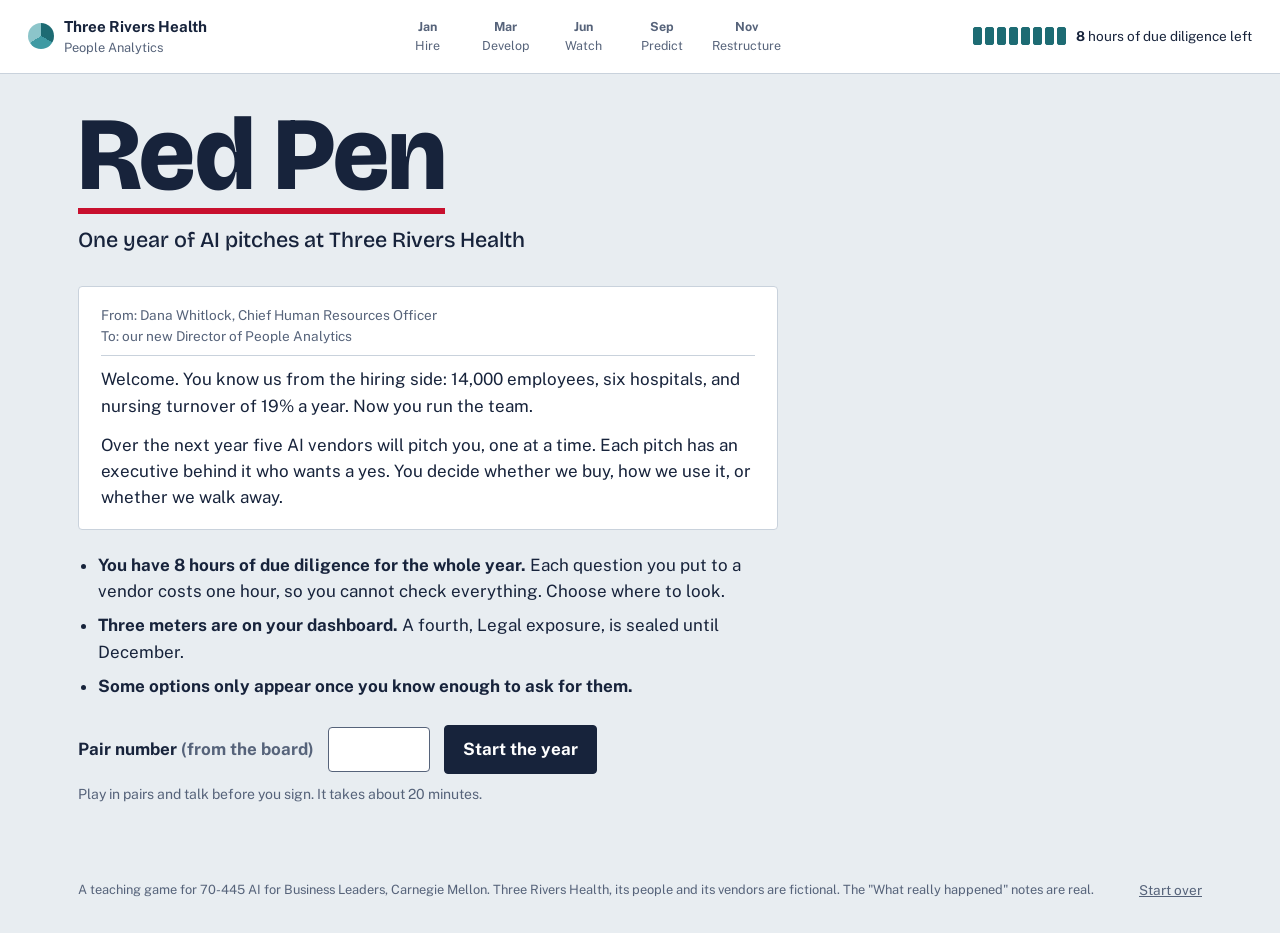
<file: index.html>
<!doctype html>
<html lang="en">
<head>
  <meta charset="utf-8">
  <meta name="viewport" content="width=device-width, initial-scale=1">
  <title>Red Pen</title>
  <meta name="description" content="A one-year game about buying AI for HR. Five vendor pitches, eight hours of due diligence, one sealed meter.">
  <link rel="preconnect" href="https://fonts.googleapis.com">
  <link rel="preconnect" href="https://fonts.gstatic.com" crossorigin>
  <link href="https://fonts.googleapis.com/css2?family=Bricolage+Grotesque:opsz,wght@12..96,500;12..96,700;12..96,800&family=Caveat:wght@600;700&family=Public+Sans:ital,wght@0,400;0,600;0,700;1,400&display=swap" rel="stylesheet">
  <link rel="stylesheet" href="css/style.css">
  <link rel="icon" href="data:image/svg+xml,%3Csvg xmlns='http://www.w3.org/2000/svg' viewBox='0 0 32 32'%3E%3Cpath d='M6 26 L22 6 L26 10 L10 30 L4 30 Z' fill='%23C8102E'/%3E%3C/svg%3E">
</head>
<body>
  <header class="bar">
    <div class="org">
      <span class="org-mark" aria-hidden="true"></span>
      <span><b>Three Rivers Health</b><span class="org-unit">People Analytics</span></span>
    </div>
    <ol class="months" id="months" aria-label="Your year"></ol>
    <div class="hours" id="hours" aria-live="polite"></div>
  </header>
  <section class="meters" id="meters" aria-label="Your dashboard"></section>
  <main id="app" tabindex="-1"></main>
  <footer class="foot">
    <span>A teaching game for 70-445 AI for Business Leaders, Carnegie Mellon. Three Rivers Health, its people and its vendors are fictional. The "What really happened" notes are real.</span>
    <button type="button" class="linkish" id="restart">Start over</button>
  </footer>
  <script type="module" src="js/game.js"></script>
</body>
</html>
</file>
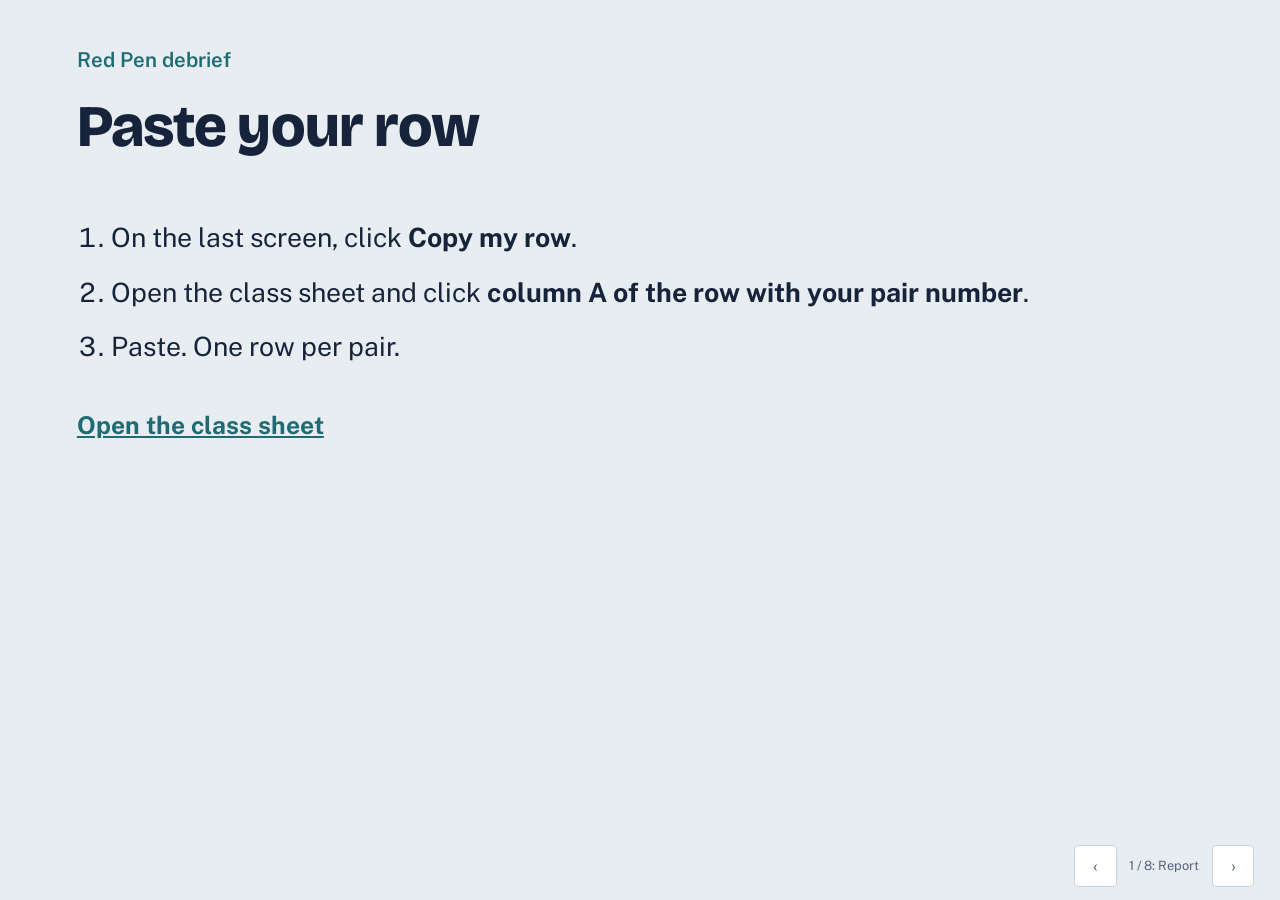
<file: debrief.html>
<!doctype html>
<html lang="en">
<head>
  <meta charset="utf-8">
  <meta name="viewport" content="width=device-width, initial-scale=1">
  <title>Red Pen Debrief</title>
  <meta name="description" content="Projector slides for the Red Pen debrief. Arrow keys to move.">
  <link rel="preconnect" href="https://fonts.googleapis.com">
  <link rel="preconnect" href="https://fonts.gstatic.com" crossorigin>
  <link href="https://fonts.googleapis.com/css2?family=Bricolage+Grotesque:opsz,wght@12..96,500;12..96,700;12..96,800&family=Caveat:wght@600;700&family=Public+Sans:ital,wght@0,400;0,600;0,700;1,400&display=swap" rel="stylesheet">
  <link rel="stylesheet" href="css/style.css">
  <link rel="stylesheet" href="css/debrief.css">
  <link rel="icon" href="data:image/svg+xml,%3Csvg xmlns='http://www.w3.org/2000/svg' viewBox='0 0 32 32'%3E%3Cpath d='M6 26 L22 6 L26 10 L10 30 L4 30 Z' fill='%23C8102E'/%3E%3C/svg%3E">
</head>
<body class="deck">
  <main id="deck">

    <section class="slide" data-title="Report">
      <p class="kicker">Red Pen debrief</p>
      <h1>Paste your row</h1>
      <ol class="big-steps">
        <li>On the last screen, click <b>Copy my row</b>.</li>
        <li>Open the class sheet and click <b>column A of the row with your pair number</b>.</li>
        <li>Paste. One row per pair.</li>
      </ol>
      <p class="sheet-link" id="sheet-link"></p>
    </section>

    <section class="slide" data-title="The sealed meter">
      <p class="kicker">Start here</p>
      <h1>The meter you couldn't see</h1>
      <p class="lede">All year you watched efficiency, quality and trust. Legal exposure stayed sealed until December. That is how it works at a real employer.</p>
      <div class="two">
        <div class="fact"><span class="fact-num">2</span><span>complaints in two years under New York City's AI hiring law. The city found 1 compliance problem in 32 companies; state auditors looking at the same companies found at least 17. (NY State Comptroller, Dec 2025)</span></div>
        <div class="fact"><span class="fact-num">2023 to 2027</span><span>Mobley v. Workday was filed in February 2023. Class certification is set for a hearing in March 2027.</span></div>
      </div>
      <p class="ask">Ask: whose exposure number surprised them? Which decision put it there?</p>
    </section>

    <section class="slide" data-title="Hire">
      <p class="kicker">January: Hire</p>
      <h1>"It never sees birthdates."</h1>
      <div class="two">
        <div>
          <p class="math"><span>21.6% ÷ 30.0% =</span> <b>0.72</b></p>
          <p class="lede">Below 0.80 fails the four-fifths rule (1978). Men vs women was 0.99. Crossed with age, older men came out at 0.61.</p>
          <p class="pen-big">It reads graduation year.</p>
        </div>
        <ul class="real-list">
          <li><b>iTutorGroup, 2023.</b> Software auto-rejected women 55+ and men 60+. $365,000, the EEOC's first AI-hiring settlement.</li>
          <li><b>Mobley v. Workday.</b> The vendor can be sued as the employers' "agent." That adds a defendant. It doesn't remove one.</li>
          <li><b>Illinois, 2026.</b> ZIP codes barred as proxies in AI hiring decisions.</li>
        </ul>
      </div>
      <p class="ask">Ask: who signed as pitched? Who computed the 0.72 and signed anyway? What does "bias-free by design" actually promise?</p>
    </section>

    <section class="slide" data-title="Develop">
      <p class="kicker">March: Develop</p>
      <h1>91% agreement with whom?</h1>
      <p class="lede">PathFinder was trained to predict who your managers promoted, not who led well. Its accuracy is how faithfully it copies the past. Night shift: 38% of nurses, 7% of its picks.</p>
      <p class="pen-big">The label is the decision.</p>
      <p class="ask">Ask: what should it predict instead, and could Three Rivers actually measure that? Same question for Amazon's resume tool, trained on ten years of its own hires.</p>
    </section>

    <section class="slide" data-title="Watch">
      <p class="kicker">June: Watch</p>
      <h1>Score up 30%. Work flat.</h1>
      <div class="two">
        <table class="data big">
          <thead><tr><th></th><th>Week 1</th><th>Week 2</th></tr></thead>
          <tbody>
            <tr><td>PulseScore</td><td>61</td><td>79</td></tr>
            <tr class="hl"><td>Claims resolved</td><td>42</td><td>41</td></tr>
          </tbody>
        </table>
        <ul class="real-list">
          <li><b>Microsoft, Dec 2020.</b> Removed user names from Productivity Score: it "was never designed to score individual users."</li>
          <li><b>Gartner.</b> Tracked workers nearly twice as likely to pretend to work.</li>
        </ul>
      </div>
      <p class="ask">Ask: when you measure motion, people produce motion. What is the output measure for your own last job?</p>
    </section>

    <section class="slide" data-title="Predict">
      <p class="kicker">September: Predict</p>
      <h1>94% accurate. Guessing gets 95%.</h1>
      <div class="two">
        <table class="data big matrix">
          <thead><tr><th></th><th>Left</th><th>Stayed</th></tr></thead>
          <tbody>
            <tr><th>Flagged</th><td>120</td><td class="hl">180</td></tr>
            <tr><th>Not flagged</th><td class="hl">180</td><td>5,520</td></tr>
          </tbody>
        </table>
        <div>
          <p class="lede">Only 5% of nurses resign in 90 days, so "nobody leaves" is right 95% of the time. FlightRisk's flags are wrong 6 times in 10.</p>
          <p class="pen-big">Same model. Two uses.</p>
          <p class="lede small-lede">Handed to managers one nurse at a time, it sidelines people, some of them for taking protected leave. Rolled up to units, it found three new managers behind a third of exits.</p>
        </div>
      </div>
      <p class="ask">Ask: IBM claimed 95% in 2019 and never showed the method. What two numbers would you ask for first?</p>
    </section>

    <section class="slide" data-title="Restructure">
      <p class="kicker">November: Restructure</p>
      <h1>70% of tickets, 25% of the work</h1>
      <ul class="real-list wide">
        <li><b>Klarna.</b> "Our AI does the work of 700 agents" (2024), then a return to human agents (2025). Service and operations costs still rose, from $42M to $50M.</li>
        <li><b>Duolingo.</b> "Headcount will only be given if a team cannot automate more of their work." Three weeks later: "I didn't do that well."</li>
        <li><b>Stanford, Aug 2026.</b> Employment of 22 to 25 year olds in the most AI-exposed jobs trails less-exposed peers by 19%, mostly through less hiring.</li>
      </ul>
      <p class="ask">Ask: if the junior coordinator job is automated, where do your HR business partners come from in 2032?</p>
    </section>

    <section class="slide" data-title="Checklist">
      <p class="kicker">Where did you spend your eight hours?</p>
      <h1>Before you sign</h1>
      <ol class="checklist">
        <li>Selection rates by group, <b>and by intersections</b></li>
        <li>The features, and what each one stands in for</li>
        <li>The training label: what exactly is it predicting?</li>
        <li>Validation against outcomes, not against past decisions</li>
        <li>The base rate and the full confusion matrix</li>
        <li>Who sees individual scores, and what they can do with them</li>
        <li>The contract: audit rights and who carries liability</li>
        <li>The human route: who can override it, and how fast</li>
      </ol>
    </section>

  </main>
  <nav class="deck-nav" aria-label="Slides">
    <button type="button" id="prev" aria-label="Previous slide">‹</button>
    <span id="pos" aria-live="polite"></span>
    <button type="button" id="next" aria-label="Next slide">›</button>
  </nav>
  <script type="module">
    import { SHEET_URL } from "./js/config.js";
    const p = new URLSearchParams(location.search).get("sheet");
    const url = (() => { try { const u = new URL(p); return u.protocol === "https:" ? u.href : null; } catch { return null; } })() || SHEET_URL;
    const link = document.getElementById("sheet-link");
    if (url) {
      const a = document.createElement("a");
      a.href = url; a.target = "_blank"; a.rel = "noopener"; a.textContent = "Open the class sheet";
      link.append(a);
    }

    const slides = [...document.querySelectorAll(".slide")];
    const pos = document.getElementById("pos");
    let i = Math.max(0, Math.min(slides.length - 1, parseInt(location.hash.slice(1) || "1", 10) - 1 || 0));
    function show(n) {
      i = Math.max(0, Math.min(slides.length - 1, n));
      slides.forEach((s, k) => (s.hidden = k !== i));
      pos.textContent = `${i + 1} / ${slides.length}: ${slides[i].dataset.title}`;
      history.replaceState(null, "", `#${i + 1}`);
    }
    document.getElementById("prev").onclick = () => show(i - 1);
    document.getElementById("next").onclick = () => show(i + 1);
    addEventListener("keydown", (e) => {
      if (["ArrowRight", "PageDown", " "].includes(e.key)) { e.preventDefault(); show(i + 1); }
      if (["ArrowLeft", "PageUp"].includes(e.key)) { e.preventDefault(); show(i - 1); }
    });
    show(i);
  </script>
</body>
</html>
</file>
<file: css/style.css>
/* Red Pen. Three looks on one page: the hospital's plain institutional paper,
   the vendor's gloss, and your red pen on top of the gloss. */

:root {
  color-scheme: light;
  --paper: #e8edf1;      /* institutional grey-blue */
  --sheet: #ffffff;
  --ink: #17233b;        /* navy ink */
  --muted: #56637a;
  --rule: #c9d2dc;
  --teal: #1d6b73;       /* Three Rivers Health */
  --teal-soft: #d6e8ea;
  --vendor-a: #4b22d6;   /* vendor gloss */
  --vendor-b: #e0457b;
  --pen: #c8102e;        /* the red pen */
  --hl: #ffe45c;         /* highlighter */
  --good: #1f7a4a;
  --bad: #b3261e;

  --sans: "Public Sans", system-ui, sans-serif;
  --display: "Bricolage Grotesque", "Public Sans", sans-serif;
  --hand: "Caveat", "Comic Sans MS", cursive;

  --r-sm: 4px;
  --r-lg: 14px;
}

* { box-sizing: border-box; }
html { -webkit-text-size-adjust: 100%; }
body {
  margin: 0;
  background: var(--paper);
  color: var(--ink);
  font: 400 17px/1.55 var(--sans);
}
h1, h2, h3 { line-height: 1.15; margin: 0; }
p { margin: 0 0 0.75em; }
b { font-weight: 700; }
button { font: inherit; color: inherit; }
:focus-visible { outline: 3px solid var(--teal); outline-offset: 2px; }
[tabindex="-1"]:focus { outline: none; }
.muted { color: var(--muted); }
.small { font-size: 0.875rem; }
[hidden] { display: none !important; }

/* ---------- top bar ---------- */
.bar {
  display: grid;
  grid-template-columns: auto 1fr auto;
  gap: 24px;
  align-items: center;
  padding: 12px 28px;
  background: var(--sheet);
  border-bottom: 1px solid var(--rule);
  position: sticky;
  top: 0;
  z-index: 5;
}
.org { display: flex; gap: 10px; align-items: center; font-size: 0.95rem; }
.org-mark {
  width: 26px; height: 26px; border-radius: 50%;
  background: conic-gradient(var(--teal) 0 33%, #3f9aa3 0 66%, #8cc5ca 0);
}
.org-unit { display: block; color: var(--muted); font-size: 0.8rem; }

.months { list-style: none; display: flex; gap: 4px; margin: 0; padding: 0; justify-content: center; }
.months li {
  display: grid; text-align: center; min-width: 74px; padding: 4px 8px;
  border-radius: var(--r-sm); font-size: 0.78rem; color: var(--muted);
  border: 1px solid transparent;
}
.m-month { font-weight: 700; }
.months .m-now { border-color: var(--teal); color: var(--teal); background: var(--teal-soft); }
.months .m-done { color: var(--ink); }
.months .m-done .m-month::before { content: "✓ "; color: var(--teal); }

.hours { display: flex; gap: 10px; align-items: center; font-size: 0.85rem; }
.pips { display: flex; gap: 3px; }
.pip { width: 9px; height: 18px; border-radius: 2px; border: 1.5px solid var(--teal); }
.pip.on { background: var(--teal); }

/* ---------- meters ---------- */
.meters {
  display: grid; grid-template-columns: repeat(4, 1fr); gap: 1px;
  background: var(--rule); border-bottom: 1px solid var(--rule);
}
.meter {
  background: var(--sheet); padding: 8px 28px;
  display: grid; grid-template-columns: auto 1fr auto; gap: 10px; align-items: center;
  font-size: 0.85rem;
}
.meter-name { font-weight: 600; }
.meter-track { height: 8px; background: #e3e8ee; border-radius: 4px; overflow: hidden; }
.meter-fill {
  display: block; height: 100%; width: calc(var(--v) * 1%);
  background: var(--teal); transition: width 600ms ease;
}
.meter.inverse .meter-fill { background: var(--pen); }
.meter-val { font-variant-numeric: tabular-nums; font-weight: 700; min-width: 2ch; text-align: right; }
.meter.sealed { grid-template-columns: auto 1fr; }
.seal {
  justify-self: start; padding: 2px 10px; border-radius: 999px;
  border: 1.5px dashed var(--muted); color: var(--muted); font-size: 0.8rem;
}

/* ---------- layout ---------- */
main { max-width: 1180px; margin: 0 auto; padding: 32px 28px 64px; outline: none; }
.round-head { margin-bottom: 24px; }
.kicker { color: var(--teal); font-weight: 600; margin-bottom: 4px; }
.round-head h1, .intro h1 { font-family: var(--display); font-weight: 800; font-size: clamp(2rem, 4vw, 2.9rem); letter-spacing: -0.01em; }
.grid { display: grid; grid-template-columns: 1fr 1fr; gap: 28px; align-items: start; }
.col { display: grid; gap: 20px; }
h2 { font-size: 1.15rem; margin-bottom: 8px; }

/* memo: plain interoffice paper */
.memo {
  background: var(--sheet); border: 1px solid var(--rule); border-radius: var(--r-sm);
  padding: 18px 22px; max-width: 70ch;
}
.memo-from { font-size: 0.85rem; color: var(--muted); border-bottom: 1px solid var(--rule); padding-bottom: 8px; }
.memo p:last-child { margin-bottom: 0; }

/* the vendor pitch: the only glossy thing on the page */
.pitch {
  position: relative; color: #fff; border-radius: var(--r-lg);
  padding: 22px 24px 18px;
  background:
    radial-gradient(120% 90% at 100% 0%, rgba(255,255,255,0.22), transparent 55%),
    linear-gradient(135deg, var(--vendor-a), var(--vendor-b));
  box-shadow: 0 18px 40px -18px rgba(75, 34, 214, 0.6);
}
.pitch-top { display: flex; justify-content: space-between; align-items: baseline; gap: 12px; }
.pitch-logo { font-family: var(--display); font-weight: 800; font-size: 1.5rem; letter-spacing: -0.02em; }
.pitch-price { font-size: 0.85rem; opacity: 0.85; }
.pitch-tag { font-family: var(--display); font-weight: 500; font-size: 1.25rem; margin: 6px 0 14px; }
.pitch-product { font-size: 0.78rem; opacity: 0.75; margin: 12px 0 0; }
.claims { list-style: none; margin: 0; padding: 0; display: grid; gap: 10px; }
.claim {
  background: rgba(255,255,255,0.14); border-radius: 10px; padding: 10px 12px;
  position: relative;
}
.claim-text { position: relative; font-weight: 600; }

/* the red pen */
.claim.struck .claim-text {
  text-decoration: line-through;
  text-decoration-color: var(--pen);
  text-decoration-thickness: 3px;
  opacity: 0.8;
}
.claim.struck { background: rgba(255,255,255,0.92); color: var(--ink); }
.pen-note {
  display: block; font-family: var(--hand); font-weight: 700; font-size: 1.35rem; line-height: 1.1;
  color: var(--pen); margin-top: 4px; transform: rotate(-1.2deg); transform-origin: left;
}
.pen-note + .pen-note { margin-top: 2px; transform: rotate(0.8deg); }
.claim.draw .claim-text { animation: strike 700ms ease-out both; }
.pen-note.draw { animation: write 700ms 250ms ease-out both; }
@keyframes strike {
  from { text-decoration-color: transparent; }
  to { text-decoration-color: var(--pen); }
}
@keyframes write {
  from { clip-path: inset(0 100% 0 0); }
  to { clip-path: inset(0 0 0 0); }
}

/* due diligence */
.diligence { background: var(--sheet); border: 1px solid var(--rule); border-radius: var(--r-sm); padding: 18px 20px; }
.asks { list-style: none; margin: 8px 0 0; padding: 0; display: grid; gap: 8px; }
.ask {
  width: 100%; display: flex; justify-content: space-between; gap: 12px; align-items: center;
  text-align: left; padding: 10px 14px; cursor: pointer;
  background: var(--sheet); border: 1.5px solid var(--teal); border-radius: var(--r-sm);
}
.ask:hover:not(:disabled) { background: var(--teal-soft); }
.ask-cost { flex: none; font-size: 0.8rem; font-weight: 700; color: var(--teal); }
.ask:disabled { cursor: default; border-color: var(--rule); color: var(--muted); }
.ask.opened { border-style: solid; background: #f3f6f8; }
.ask.opened .ask-cost { color: var(--muted); }

/* evidence documents */
.docs { display: grid; gap: 14px; }
.empty { color: var(--muted); font-style: italic; margin: 0; }
.doc {
  background: var(--sheet); border: 1px solid var(--rule); border-left: 4px solid var(--pen);
  border-radius: var(--r-sm); padding: 16px 20px;
}
.doc.arrive { animation: arrive 400ms ease-out both; }
@keyframes arrive { from { opacity: 0; transform: translateY(8px); } to { opacity: 1; transform: none; } }
.doc h3 { font-size: 1rem; margin-bottom: 10px; }
.doc-body > :last-child { margin-bottom: 0; }
.fine { font-size: 0.85rem; color: var(--muted); }
table { border-collapse: collapse; width: 100%; font-size: 0.92rem; font-variant-numeric: tabular-nums; }
.data th, .data td { text-align: left; padding: 6px 8px; border-bottom: 1px solid var(--rule); }
.data td + td, .data th + th { text-align: right; }
.data thead th { font-size: 0.8rem; color: var(--muted); font-weight: 600; }
.data tr.gap td { border: 0; padding: 4px; }
.data .hl, .data tr.hl td { background: linear-gradient(transparent 12%, var(--hl) 12%, var(--hl) 88%, transparent 88%); }
.matrix tbody th { text-align: left; font-weight: 600; padding: 6px 8px; border-bottom: 1px solid var(--rule); }
.feat { margin: 0; padding-left: 1.3em; display: grid; gap: 6px; }
.feat .pen { display: block; font-family: var(--hand); font-size: 1.25rem; color: var(--pen); line-height: 1.1; }
.kv { display: grid; grid-template-columns: max-content 1fr; gap: 4px 16px; margin: 0 0 10px; }
.kv dt { color: var(--muted); font-size: 0.9rem; }
.kv dd { margin: 0; font-weight: 600; }
blockquote { margin: 0 0 10px; padding: 8px 14px; border-left: 3px solid var(--rule); font-style: italic; }
.plain { margin: 0 0 10px; padding-left: 1.2em; display: grid; gap: 6px; }

/* tasks inside evidence */
.task { margin-top: 14px; padding-top: 12px; border-top: 1px dashed var(--rule); }
.task label { font-weight: 700; display: block; margin-bottom: 6px; }
.task-row { display: flex; gap: 8px; }
.task input, .start input {
  font: inherit; padding: 8px 10px; border: 1.5px solid var(--muted); border-radius: var(--r-sm);
  width: 9em; background: #fff; color: var(--ink);
}
.task-fb { margin: 8px 0 0; font-size: 0.92rem; }
.task-fb.ok { color: var(--good); }
.task-fb.no { color: var(--bad); }

/* buttons */
.btn {
  display: inline-block; padding: 10px 18px; border-radius: var(--r-sm); cursor: pointer;
  border: 1.5px solid var(--ink); background: var(--sheet); font-weight: 700; text-decoration: none; color: var(--ink);
}
.btn.primary { background: var(--ink); color: #fff; }
.btn.primary:hover:not(:disabled) { background: var(--teal); border-color: var(--teal); }
.btn:disabled { opacity: 0.4; cursor: not-allowed; }
.linkish { background: none; border: 0; padding: 0; text-decoration: underline; cursor: pointer; color: var(--muted); font-size: 0.85rem; }

/* decision */
.decide, .outcome {
  margin-top: 32px; background: var(--sheet); border: 1px solid var(--rule); border-radius: var(--r-sm);
  padding: 22px 24px; border-top: 4px solid var(--ink);
}
.opts { list-style: none; margin: 8px 0 18px; padding: 0; display: grid; grid-template-columns: repeat(auto-fit, minmax(200px, 1fr)); gap: 10px; }
.opt label {
  display: flex; gap: 10px; align-items: flex-start; height: 100%;
  padding: 12px 14px; border: 1.5px solid var(--rule); border-radius: var(--r-sm); cursor: pointer;
}
.opt label:hover { border-color: var(--ink); }
.opt input { margin-top: 4px; accent-color: var(--ink); }
.opt label:has(input:checked) { border-color: var(--ink); box-shadow: inset 0 0 0 1.5px var(--ink); background: #f5f7fa; }
.opt-label { display: block; font-weight: 700; }
.opt-detail { display: block; font-size: 0.9rem; color: var(--muted); }
.opt.locked { border: 1.5px dashed var(--rule); border-radius: var(--r-sm); padding: 14px; display: grid; gap: 6px; align-content: start; }
.redact { display: block; height: 14px; width: 85%; background: var(--ink); border-radius: 2px; }
.redact.short { width: 55%; opacity: 0.85; }
.locked-note { font-size: 0.85rem; color: var(--muted); margin-top: 4px; }

.outcome { outline: none; border-top-color: var(--teal); }
.outcome-text { font-size: 1.1rem; max-width: 70ch; }
.chips { display: flex; flex-wrap: wrap; gap: 8px; margin: 4px 0 18px; }
.chip { font-size: 0.85rem; font-weight: 700; padding: 3px 10px; border-radius: 999px; border: 1.5px solid currentColor; }
.chip.up { color: var(--good); }
.chip.down { color: var(--bad); }
.chip.flat { color: var(--muted); }
.chip.sealed-chip { color: var(--muted); border-style: dashed; font-weight: 600; }

/* ---------- intro ---------- */
.intro { max-width: 760px; }
.intro-title { margin-bottom: 28px; }
.intro h1 {
  font-size: clamp(3.4rem, 10vw, 6.5rem); line-height: 0.95; display: inline-block;
  padding-bottom: 10px;
  background: linear-gradient(var(--pen), var(--pen)) left bottom / 100% 6px no-repeat;
}
.intro-sub { font-family: var(--display); font-size: 1.35rem; font-weight: 500; margin-top: 10px; }
.letter { margin-bottom: 22px; }
.rules { margin: 0 0 26px; padding-left: 1.2em; display: grid; gap: 8px; max-width: 70ch; }
.start { display: flex; flex-wrap: wrap; gap: 10px 14px; align-items: center; margin-bottom: 10px; }
.start label { font-weight: 700; }
.start input { width: 6em; }

/* ---------- end ---------- */
.events { list-style: none; margin: 0 0 28px; padding: 0; display: grid; gap: 12px; grid-template-columns: repeat(auto-fit, minmax(300px, 1fr)); }
.event { background: var(--sheet); border: 1px solid var(--rule); border-radius: var(--r-sm); padding: 16px 18px; border-left: 4px solid var(--muted); }
.event.bad { border-left-color: var(--bad); }
.event.good { border-left-color: var(--good); }
.event.mixed { border-left-color: #c88a12; }
.event h3 { font-size: 1.05rem; margin-bottom: 6px; }
.event p { margin: 0; }

.verdict { display: grid; grid-template-columns: minmax(220px, 1fr) 2fr; gap: 28px; margin-bottom: 32px; align-items: stretch; }
.unseal {
  background: var(--sheet); border: 2px solid var(--pen); border-radius: var(--r-sm);
  padding: 20px; display: grid; align-content: center; justify-items: start; gap: 2px;
}
.unseal-label { font-weight: 700; color: var(--pen); }
.unseal-val { font-family: var(--display); font-weight: 800; font-size: 4.5rem; line-height: 1; color: var(--pen); font-variant-numeric: tabular-nums; }
.unseal.animate { animation: unseal 900ms 300ms cubic-bezier(.2,.9,.3,1.2) both; }
@keyframes unseal { from { opacity: 0; transform: scale(0.9) rotate(-2deg); } to { opacity: 1; transform: none; } }
.type h2 { font-family: var(--display); font-weight: 800; font-size: 2.2rem; margin-bottom: 8px; }
.overall b { font-family: var(--display); font-size: 2rem; }

.ledger, .report, .real { margin-bottom: 32px; }
.ledger table { background: var(--sheet); border: 1px solid var(--rule); }
.ledger th, .ledger td { padding: 8px 10px; border-bottom: 1px solid var(--rule); text-align: right; }
.ledger th[scope=row], .ledger thead th:first-child { text-align: left; }
.ledger th[scope=row] .muted { display: block; font-weight: 400; font-size: 0.82rem; }
.ledger thead th { font-size: 0.82rem; color: var(--muted); }
.ledger td.good { color: var(--good); font-weight: 700; }
.ledger td.bad { color: var(--bad); font-weight: 700; }
.ledger tr.total th, .ledger tr.total td { font-weight: 700; border-top: 2px solid var(--ink); color: var(--ink); }
.ledger tr.base th, .ledger tr.base td { color: var(--muted); }

.row-preview {
  display: flex; flex-wrap: wrap; gap: 4px;
  margin: 10px 0 14px; font-variant-numeric: tabular-nums; user-select: all;
}
.row-preview span { background: var(--sheet); border: 1px solid var(--rule); padding: 6px 10px; display: grid; min-width: 64px; font-weight: 700; }
.row-preview small { font-weight: 400; color: var(--muted); font-size: 0.72rem; }
.report-actions { display: flex; flex-wrap: wrap; gap: 12px; align-items: center; }
.copy-fb { font-size: 0.9rem; color: var(--good); }

.real details { background: var(--sheet); border: 1px solid var(--rule); border-radius: var(--r-sm); padding: 12px 16px; margin-bottom: 8px; }
.real summary { cursor: pointer; font-weight: 700; }
.real ul { margin: 10px 0 0; padding-left: 1.2em; display: grid; gap: 6px; max-width: 80ch; }

/* ---------- footer ---------- */
.foot {
  max-width: 1180px; margin: 0 auto; padding: 0 28px 32px;
  display: flex; justify-content: space-between; gap: 16px; font-size: 0.8rem; color: var(--muted);
}

/* ---------- small screens ---------- */
@media (max-width: 900px) {
  .bar { grid-template-columns: 1fr auto; padding: 10px 16px; gap: 10px; }
  .months { grid-column: 1 / -1; grid-row: 2; justify-content: space-between; }
  .months li { min-width: 0; flex: 1; padding: 4px 2px; }
  .meters { grid-template-columns: 1fr 1fr; }
  .meter { padding: 8px 16px; }
  main { padding: 24px 16px 48px; }
  .grid, .verdict { grid-template-columns: 1fr; }
  .foot { padding: 0 16px 24px; flex-direction: column; }
}
@media (max-width: 520px) {
  .hours-label { display: none; }
  .m-dec { display: none; }
  .org-unit { display: none; }
}

@media (prefers-reduced-motion: reduce) {
  *, *::before, *::after { animation: none !important; transition: none !important; }
}
</file>
<file: css/debrief.css>
/* Debrief slides: same tokens as the game, sized for a projector. */
body.deck { min-height: 100vh; display: grid; grid-template-rows: 1fr auto; font-size: clamp(18px, 1.6vw, 26px); }
.deck main { max-width: 1400px; width: 100%; padding: 5vh 6vw 2vh; }
.slide { display: grid; gap: 0.6em; align-content: start; }
.slide h1 { font-family: var(--display); font-weight: 800; font-size: clamp(2.2rem, 4.6vw, 4.4rem); letter-spacing: -0.015em; margin-bottom: 0.3em; }
.lede { font-size: 1.15em; max-width: 46ch; }
.small-lede { font-size: 1em; }
.two { display: grid; grid-template-columns: 1fr 1fr; gap: 3vw; align-items: start; }
.ask {
  margin-top: 0.8em; padding: 0.6em 0.9em; border-left: 5px solid var(--teal);
  background: var(--sheet); font-size: 0.9em; color: var(--muted); max-width: 70ch;
}
.pen-big { font-family: var(--hand); font-weight: 700; color: var(--pen); font-size: 2.1em; line-height: 1; transform: rotate(-1.5deg); transform-origin: left; margin: 0.2em 0 0.4em; }
.math { font-family: var(--display); font-size: 2.4em; margin: 0; }
.math span { color: var(--muted); font-weight: 500; }
.math b { color: var(--pen); }
.fact { background: var(--sheet); border: 1px solid var(--rule); border-radius: var(--r-sm); padding: 0.8em 1em; display: grid; gap: 0.3em; }
.fact-num { font-family: var(--display); font-weight: 800; font-size: 2.4em; line-height: 1; color: var(--pen); }
.real-list { margin: 0; padding-left: 1.1em; display: grid; gap: 0.6em; }
.real-list.wide { max-width: 64ch; }
.data.big { font-size: 1.1em; background: var(--sheet); }
.data.big td, .data.big th { padding: 0.45em 0.7em; }
.big-steps { font-size: 1.3em; display: grid; gap: 0.5em; padding-left: 1.3em; }
.sheet-link a { font-weight: 700; color: var(--teal); font-size: 1.2em; }
.checklist { columns: 2; column-gap: 3vw; font-size: 1.1em; padding-left: 1.3em; }
.checklist li { break-inside: avoid; margin-bottom: 0.6em; }
.deck-nav { display: flex; gap: 1em; align-items: center; justify-content: flex-end; padding: 1em 2em; color: var(--muted); font-size: 0.8rem; }
.deck-nav button { background: var(--sheet); border: 1px solid var(--rule); border-radius: var(--r-sm); width: 2.4em; height: 2.4em; cursor: pointer; font-size: 1.1rem; }
@media (max-width: 800px) { .two { grid-template-columns: 1fr; } .checklist { columns: 1; } }
</file>
